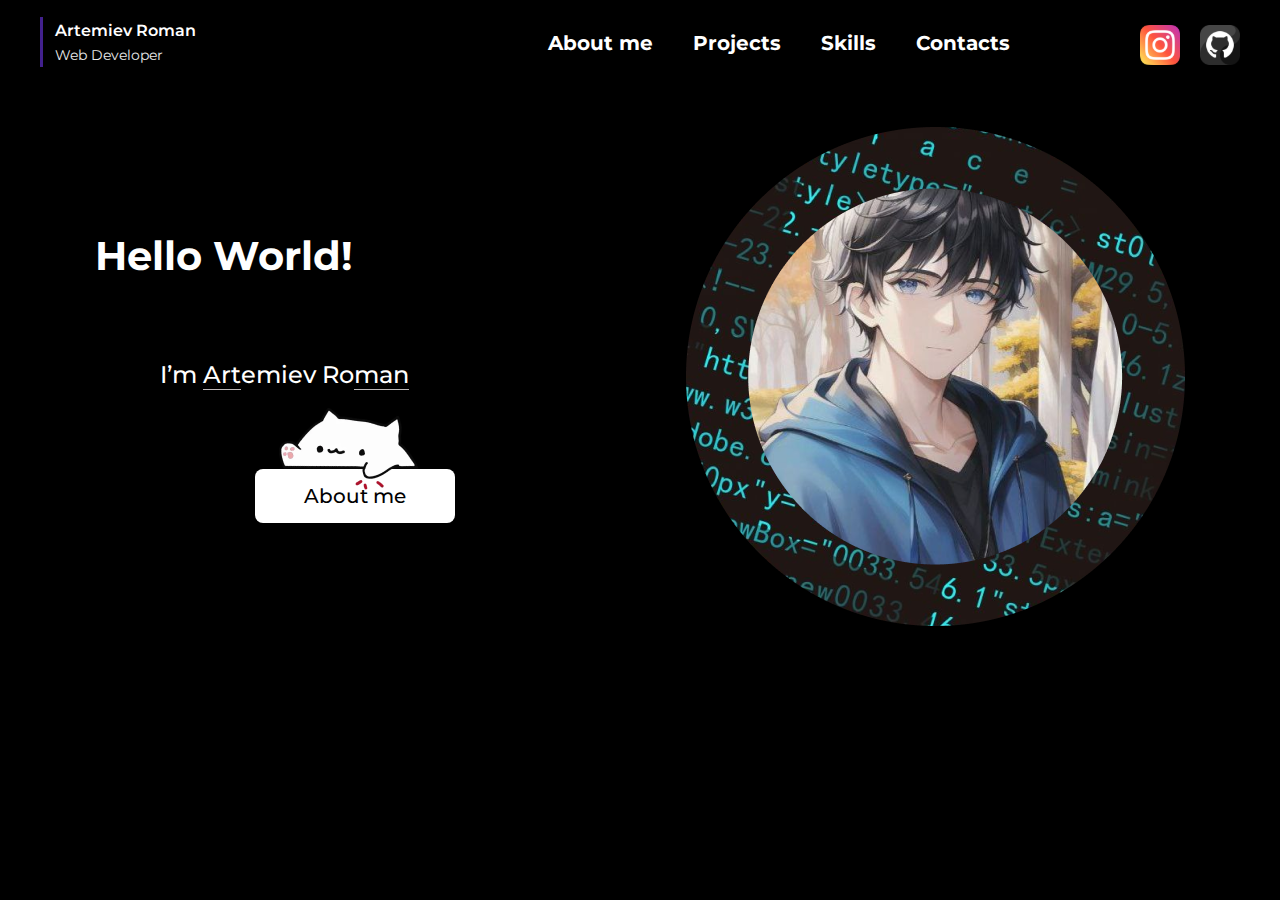
<file: index.html>
<!DOCTYPE html>
<html lang="en">
<head>
    <meta charset="UTF-8">
    <meta http-equiv="X-UA-Compatible" content="IE=edge">
    <meta name="viewport" content="width=device-width, initial-scale=1.0">
    <title>Portfolio</title>
    <link rel="stylesheet" href="./css/style.css">
    <link rel="preconnect" href="https://fonts.googleapis.com">
    <link rel="preconnect" href="https://fonts.gstatic.com" crossorigin>
    <link href="https://fonts.googleapis.com/css2?family=Montserrat:wght@300;400;500;600;700&display=swap" rel="stylesheet">
    <link rel="icon" href="./img/Png/portfolio-logo.png">
</head>
<body>

    <!--Header Start -->

    <!-- <nav class="navbar">
        <div class="container">
            <div class="navbar__wrap">
                <div class="hamb">
                    <div class="hamb__field" id="hamb">
                        <span class="bar"></span> <span class="bar"></span>
                        <span class="bar"></span>
                    </div>
                </div>
                <ul class="menu" id="menu">
                    <li><a class="header__link" href="#">About me</a></li>
                    <li><a class="header__link" href="#">WHAT TO EXPECT</a></li>
                    <li><a class="header__link" href="#">REVIEWS</a></li>
                    <li><a class="header__link" href="#">COMPANY</a></li>
                    <li><a class="header__link" href="#">1-877-559-6227</a></li>
                    <li><a class="header__link" href="#">GET MY BONUS OFFER</a></li>
                </ul>
            </div>
        </div>
    </nav>
      <div class="popup" id="popup"></div> -->

    <header class="header">
        
        <div class="wrapper">
            <div class="header-wrapper">
                <div class="me">
                    <div class="header-logo-icons">
                        <img src="./img/Svg/header-ico.svg" alt="" class="header-logo-ico">
                    </div>
                    <div class="name-surname-position">
                        <p class="name">Artemiev Roman</p>
                        <p class="position">Web Developer</p>
                    </div>
                </div>

                <nav class="header__nav">
                    <ul class="header__list">
                        <li class="header__item">
                            <a href="./About/about-me.html" class="header__link">About me</a>
                        </li>
                        <li class="header__item">
                            <a href="./Project/projects.html" class="header__link">Projects</a>
                        </li>
                        <li class="header-item header__item ">
                            <a href="./Skill/skill.html" class="header__link">Skills</a>
                        </li>
                        <li class="header__item">
                            <a href="./Contact/contact-me.html" class="header__link">Contacts</a>
                        </li>
                        <li class="header-instagram">
                            <a href="https://instagram.com/roman.artemiev?igshid=YmMyMTA2M2Y=" target="_blank" class="instagram">
                                <img src="./img/Svg/instagram.svg" alt="instagram" class="instagram-ico">
                            </a>
                        </li>
                        <li class="header-github">
                            <a href="https://github.com/RomZez1595" target="_blank" class="github">
                                <img src="./img/Svg/github.svg" alt="github" class="github-ico">
                            </a>
                        </li>
                    </ul>
                </nav>
                

            </div>
            

        </div>
    </header>

    <!-- Header End -->


    <main class="main">

        <!-- Intro Start -->

        <section class="intro">
            <div class="wrapper">
                <div class="container">
    
                    <div class="card-left">
                        <h1 class="intro-title">
                            Hello World!
                        </h1>
                        <p class="intro-name">I’m <span class="art">Art</span>emiev Ro<span class="man">man</span></p>
                        <div class="button">
                            
                             <div class="intro__button">
                                <a href="./About/about-me.html" class="about-me">
                                    <img src="./img/Png/cat-ico.png" alt="" class="cat-ico">
                                </a>
                                
                                <button class="button-about-me">
                                    <a href="./About/about-me.html" class="about-me  ">About me</a>
                                </button>
                            
                            </div>
                        </div>
                    </div>

                    <div class="card-right">
                        <img src="./img/Png/intro-pic.png" alt="intro-pic" class="intro-pic">
                    </div>

                </div>
                
                
            </div>
        </section>

        <!-- Intro End -->
    </main>
    
</body>
</html>
</file>
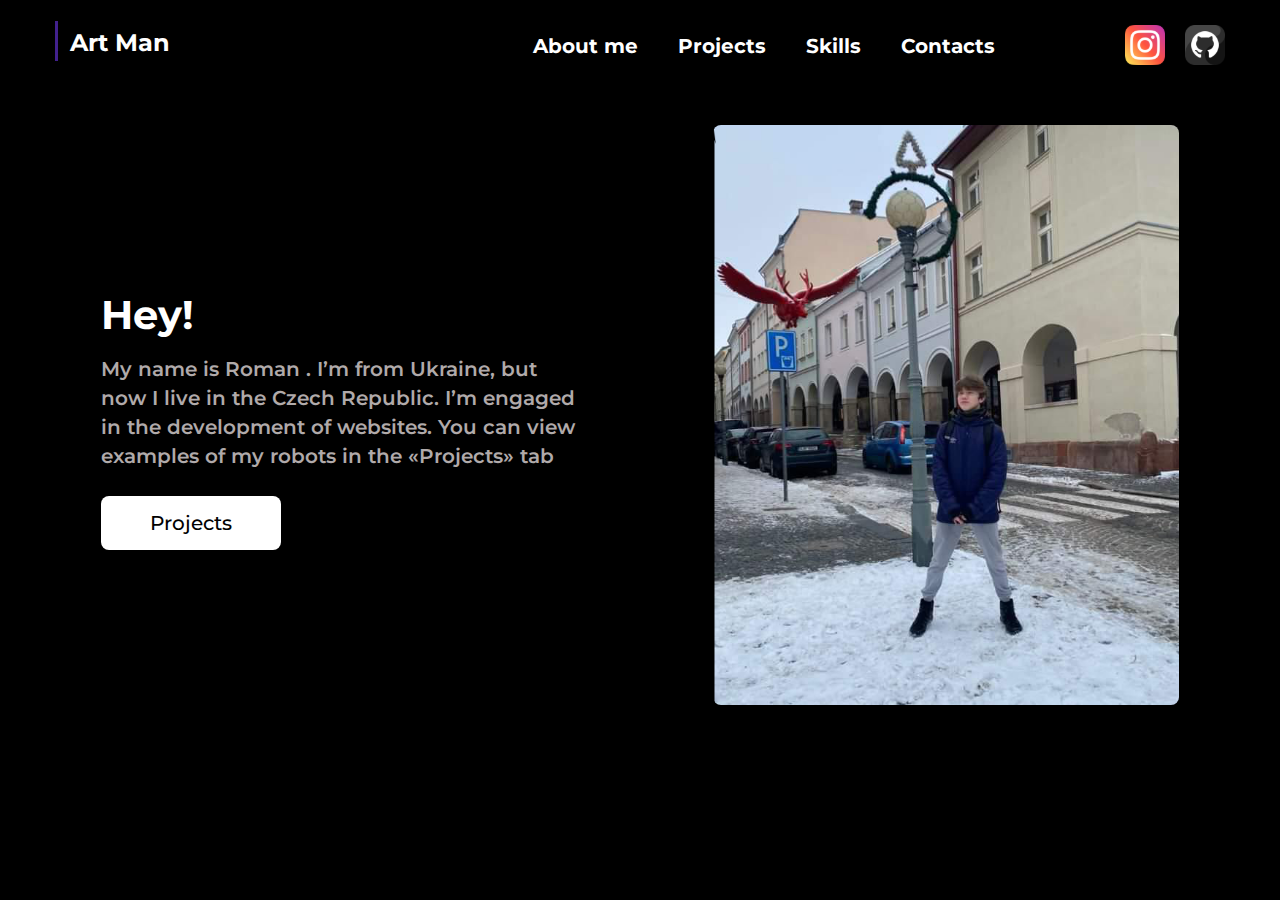
<file: About/about-me.html>
<!DOCTYPE html>
<html lang="en">
<head>
    <meta charset="UTF-8">
    <meta http-equiv="X-UA-Compatible" content="IE=edge">
    <meta name="viewport" content="width=device-width, initial-scale=1.0">
    <title>About me</title>
    <link rel="stylesheet" href="./css/style.css">
    <link rel="stylesheet" href="./">
    <link rel="preconnect" href="https://fonts.googleapis.com">
    <link rel="preconnect" href="https://fonts.gstatic.com" crossorigin>
    <link href="https://fonts.googleapis.com/css2?family=Montserrat:wght@300;400;500;600;700&display=swap" rel="stylesheet">
    <link rel="icon" href="./img/Png/portfolio-logo.png">
</head>
<body>

    <!--Header Start -->

    <header class="header">
        
        <div class="wrapper">
            <div class="header-wrapper">
                <div class="me">
                    <div class="header-logo-icons">
                        <img src="./img/Svg/header-ico-mini.svg" alt="" class="header-logo-ico">
                    </div>
                    <div class="header-logo">
                        <a href="../index.html" class="header__logo-link">
                            <p class="logo-me">Art Man</p>
                        </a>
                        
                    </div>
                </div>

                <nav class="header__nav">
                    
                    <ul class="header__list">
                        <li class="header-item">
                            <a href="#!" class="header__link">About me</a>
                        </li>
                        <li class="header-item">
                            <a href="../Project/projects.html" class="header__link">Projects</a>
                        </li>
                        <li class="header-item">

                            <a href="../Skill/skill.html" class="header__link">Skills</a>

                        </li>
                        <li class="header-item">
                            <a href="../Contact/contact-me.html" class="header__link">Contacts</a>
                        </li>
                        <li class="header-instagram">
                            <a href="https://instagram.com/roman.artemiev?igshid=YmMyMTA2M2Y=" target="_blank" class="instagram">
                                <img src="./img/Svg/instagram.svg" alt="instagram" class="instagram-ico">
                            </a>
                        </li>
                        <li class="header-github">
                            <a href="https://github.com/RomZez1595" target="_blank" class="github">
                                <img src="./img/Svg/github.svg" alt="github" class="github-ico">
                            </a>
                        </li>
                    </ul>
                </nav>
                

            </div>
            

        </div>
    </header>

    <!-- Header End -->

    <main class="main">

        <!-- Intro Start -->

        <section class="intro">
            <div class="wrapper">
                <div class="container">
    
                    <div class="card-left">
                        <h1 class="intro-title">
                            Hey!
                        </h1>
                        <p class="intro-about-me">
                            My name is Roman . I’m from Ukraine, but <br>  now I live in the Czech Republic. I’m  engaged <br> in the development of websites.  You can view <br> examples of my robots in the «Projects» tab
                        </p>

                            <div class="intro__button">
                                <a href="../Project/projects.html" class="project">Projects</a>
                            
                            </div>
                    </div>

                    <div class="card-right">
                        <img src="./img/Jpg/me-pic.png" alt="intro-pic" class="intro-pic">
                    </div>

                </div>
                
                
            </div>
        </section>

        <!-- Intro End -->
    </main>
    

</body>
</html>
</file>
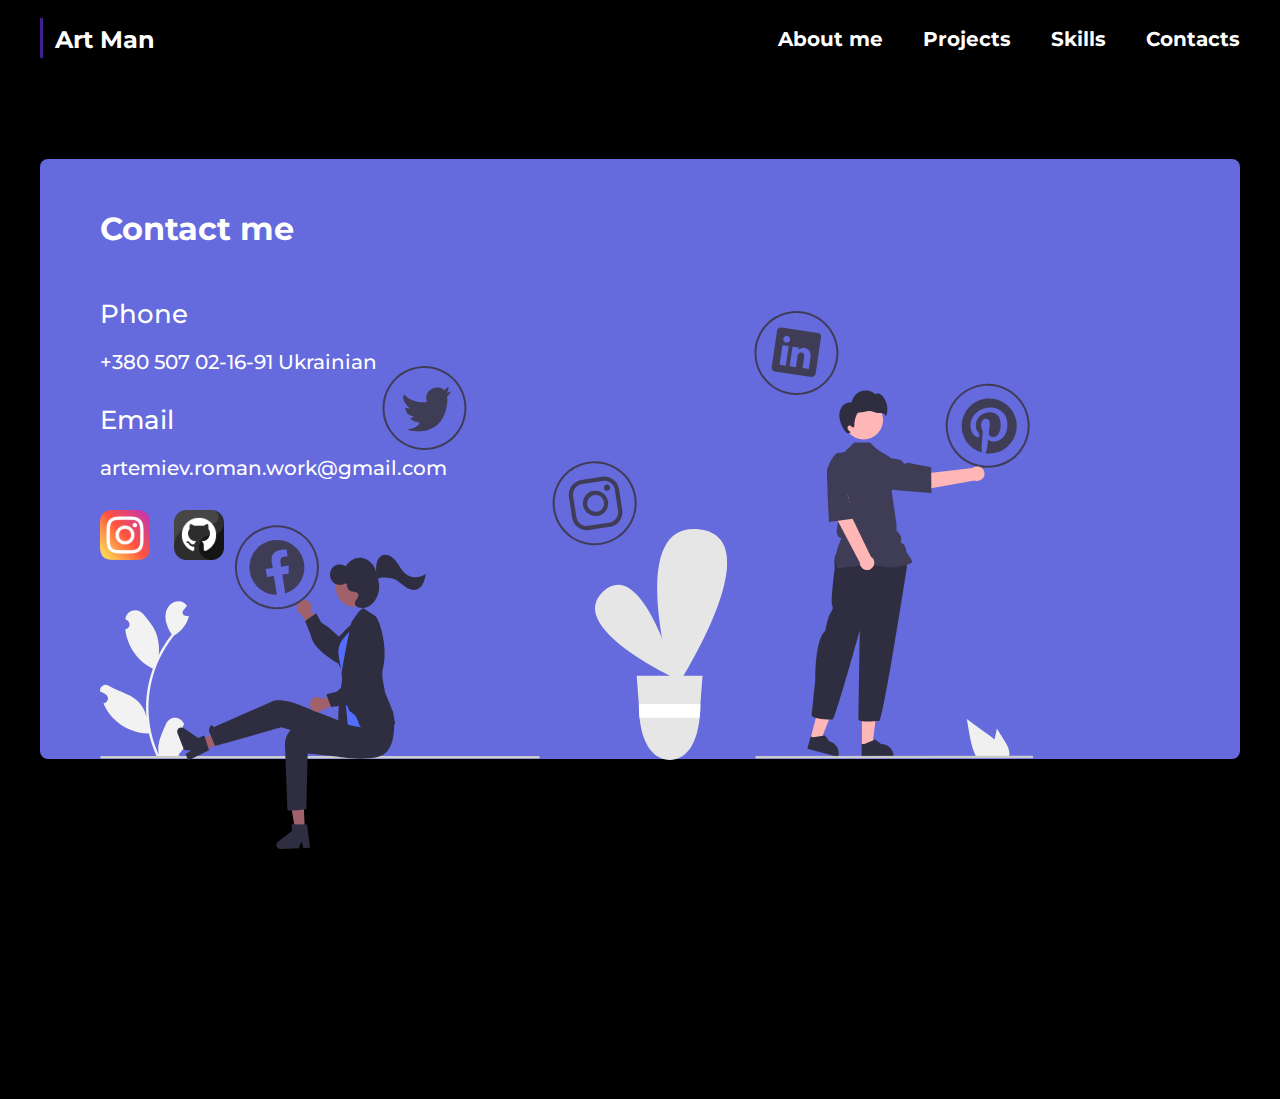
<file: Contact/contact-me.html>
<!DOCTYPE html>
<html lang="en">
<head>
    <meta charset="UTF-8">
    <meta http-equiv="X-UA-Compatible" content="IE=edge">
    <meta name="viewport" content="width=device-width, initial-scale=1.0">
    <title>Contact</title>
    <link rel="stylesheet" href="./css/style.css">
    <link rel="preconnect" href="https://fonts.googleapis.com">
    <link rel="preconnect" href="https://fonts.gstatic.com" crossorigin>
    <link href="https://fonts.googleapis.com/css2?family=Montserrat:wght@300;400;500;600;700&display=swap" rel="stylesheet">
    <link rel="icon" href="./img/Png/portfolio-logo.png">
</head>
<body>

    <!-- Header Start -->

<div class="page">
    <header class="header">
        
        <div class="wrapper">
            <div class="header-wrapper">
                <div class="me">
                    <div class="header-logo-icons">
                        <img src="./img/Svg/header-ico-mini.svg" alt="" class="header-logo-ico">
                    </div>
                    <div class="header-logo">
                        <a href="../index.html" class="header__logo-link">
                            <p class="logo-me">Art Man</p>
                        </a>
                        
                    </div>
                </div>

                <nav class="header__nav">
                    
                    <ul class="header__list">
                        <li class="header-item header-item-li">
                            <a href="../About/about-me.html" class="header__link">About me</a>
                        </li>
                        <li class="header-item header-item-li">
                            <a href="../Project/projects.html" class="header__link ">Projects</a>
                        </li>

                        <li class="header-item dropdown header-item-li">

                            <a href="../Skill/skill.html" class="header__link">Skills</a>

                        </li>
                        <li class="header-item ">
                            <a href="#!" class="header__link">Contacts</a>
                        </li>
                    </ul>
                </nav>
                

            </div>
            

        </div>
    </header>


    <!-- Header End -->
    


    <!-- Intro Start -->

    <section class="intro">
        <div class="wrapper">
            <div class="intro-wrapper">
                <h2 class="intro-contact">
                    Contact me
                </h2>

                <h4 class="intro-sub-title">
                    Phone
                </h4>
                <p class="sub-title">
                    +380 507 02-16-91 Ukrainian
                </p>
                <h4 class="intro-sub-title">
                    Email
                </h4>
                <p class="sub-title">
                    artemiev.roman.work@gmail.com
                </p>

                <div class="social-media-ico">
                    <a href="https://instagram.com/roman.artemiev?igshid=YmMyMTA2M2Y=" target="_blank" class="social-media-link">
                        <img src="./img/Svg/instagram-big.svg" alt="" class="instagram">
                    </a>
                    <a href="https://github.com/RomZez1595" target="_blank" class="social-media-link">
                        <img src="./img/Svg/github-big.svg" alt="" class="github">
                    </a>
                </div>
                <img id="img" src="./img/Svg/contact-pictures.svg" alt="" class="pictures">
            </div>
        </div>
    </section>

    <!-- Intro End -->
    <!-- <script>document.getElementById('img').setAttribute('draggable', false);</script> -->
</div>
</body>
</html>
</file>
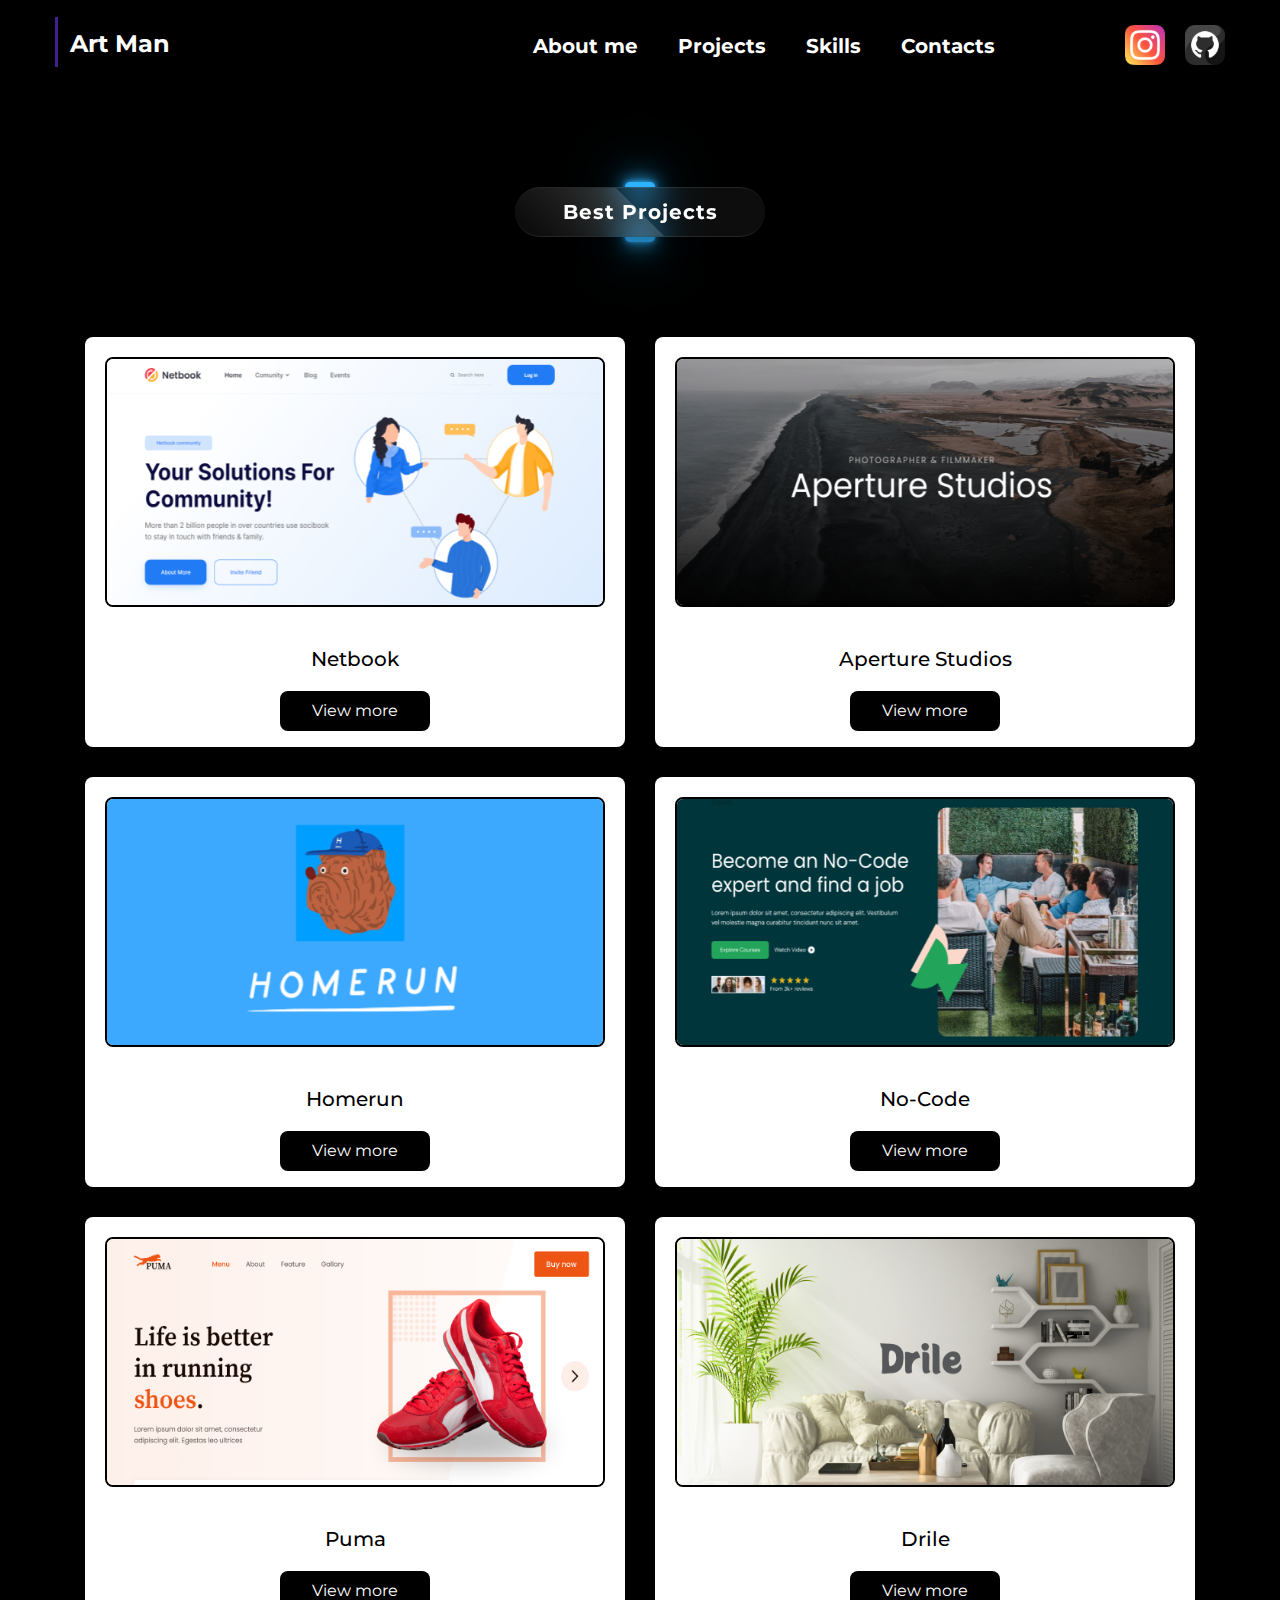
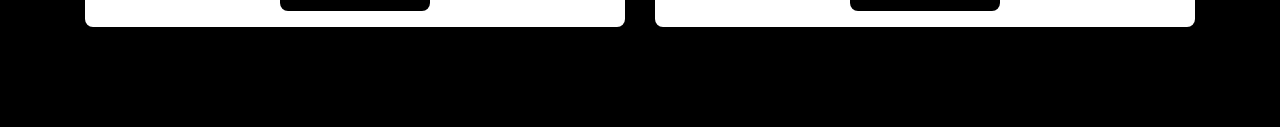
<file: Project/projects.html>
<!DOCTYPE html>
<html lang="en">
<head>
    <meta charset="UTF-8">
    <meta http-equiv="X-UA-Compatible" content="IE=edge">
    <meta name="viewport" content="width=device-width, initial-scale=1.0">
    <title>Projects</title>
    <link rel="stylesheet" href="./css/style.css">
    <link rel="stylesheet" href="./css/style.css">
    <link rel="preconnect" href="https://fonts.googleapis.com">
    <link rel="preconnect" href="https://fonts.gstatic.com" crossorigin>
    <link href="https://fonts.googleapis.com/css2?family=Montserrat:wght@300;400;500;600;700&display=swap" rel="stylesheet">
    <link rel="icon" href="./img/Png/portfolio-logo.png">
</head>
<body>

     <!--Header Start -->

     <header class="header">
        
        <div class="wrapper">
            <div class="header-wrapper">
                <div class="me">
                    <div class="header-logo-icons">
                        <img src="./img/Svg/header-ico.svg" alt="" class="header-logo-ico">
                    </div>
                    <div class="header-logo">
                        <a href="../index.html" class="header__logo-link">
                            <p class="logo-me">Art Man</p>
                        </a>
                        
                    </div>
                </div>

                <nav class="header__nav">
                    
                    <ul class="header__list">
                        <li class="header-item header__item">
                            <a href="../About/about-me.html" class="header__link">About me</a>
                        </li>
                        <li class="header-item header__item">
                            <a href="#!" class="header__link ">Projects</a>
                        </li>
                        <li class="header-item dropdown header__item ">

                            <a href="../Skill/skill.html" class="header__link">Skills</a>

    

                        </li>
                        <li class="header-item header__item">
                            <a href="../Contact/contact-me.html" class="header__link">Contacts</a>
                        </li>
                        <li class="header-instagram">
                            <a href="https://instagram.com/roman.artemiev?igshid=YmMyMTA2M2Y=" target="_blank" class="instagram">
                                <img src="./img/Svg/instagram.svg" alt="instagram" class="instagram-ico">
                            </a>
                        </li>
                        <li class="header-github">
                            <a href="https://github.com/RomZez1595" target="_blank" class="github">
                                <img src="./img/Svg/github.svg" alt="github" class="github-ico">
                            </a>
                        </li>
                    </ul>
                </nav>
                

            </div>
            

        </div>
    </header>

    <!-- Header End -->


    <main class="main">

        <!-- Intro Start -->

        <section class="intro">
            <div class="wrapper">

                <nav class="intro-nav">
                    <ul class="intro-list ">

                        <li class="intro-item intro-item-all">
                            <a href="./projects.html" class="intro-link title-intro">Best Projects</a>
                        </li>

                    </ul>
                </nav>

                <div class="projects">
                    <div class="projects-cards">

                        <div class="project-card-left">
                            <div class="project-pic">
                                <img src="./img/Png/Netbook.png" alt="" class="project-pictures">
                            </div>

                            <h2 class="project-pic-name">
                                Netbook
                            </h2>

                            <div class="view-more">
                                <a href="https://romzez1595.github.io/Netbook/" target="_blank" class="view-more-link">View more</a>
                            </div>
                            
                        </div>

                        <div class="project-card-right">
                            <div class="project-pic">
                                <img src="./img/Png/Aperture-Studios.png" alt="" class="project-pictures">
                            </div>

                            <h2 class="project-pic-name">
                                Aperture Studios
                            </h2>

                            <div class="view-more">
                                <a href="https://romzez1595.github.io/Aperture-Studios/" target="_blank" class="view-more-link">View more</a>
                            </div>

                        </div>

                    </div>

                    <div class="projects-cards">
                        
                        <div class="project-card-left">

                            <div class="project-pic">
                                <img src="./img/Png/Homerun.png"  alt="" class="project-pictures">
                            </div>

                            <h2 class="project-pic-name">
                                Homerun
                            </h2>

                            <div class="view-more">
                                <a href="https://romzez1595.github.io/Homerun/" target="_blank" class="view-more-link">View more</a>
                            </div>

                        </div>

                        <div class="project-card-right">

                            <div class="project-pic">
                                <img src="./img/Png/No-code.png" alt="" class="project-pictures">
                            </div>

                            <h2 class="project-pic-name">
                                No-Code
                            </h2>

                            <div class="view-more">
                                <a href="https://romzez1595.github.io/No-Code/" target="_blank" class="view-more-link">View more</a>
                            </div>

                        </div>

                    </div>

                    <div class="projects-cards">
                        
                        <div class="project-card-left">

                            <div class="project-pic">
                                <img src="./img/Png/puma.png" alt="" class="project-pictures">
                            </div>

                            <h2 class="project-pic-name">
                                Puma
                            </h2>

                            <div class="view-more">
                                <a href="https://romzez1595.github.io/Puma/" target="_blank" class="view-more-link">View more</a>
                            </div>

                        </div>

                        <div class="project-card-right">

                            <div class="project-pic">
                                <img src="./img/Png/Drile1.png" alt="" class="project-pictures">
                            </div>

                            <h2 class="project-pic-name">
                                Drile
                            </h2>

                            <div class="view-more">
                                <a href="https://romzez1595.github.io/Drile/" target="_blank" class="view-more-link">View more</a>
                            </div>

                        </div>

                    </div>
                </div>

            </div>
        </section>

        <!-- Intro End -->

    </main>
    
</body>
</html>
</file>
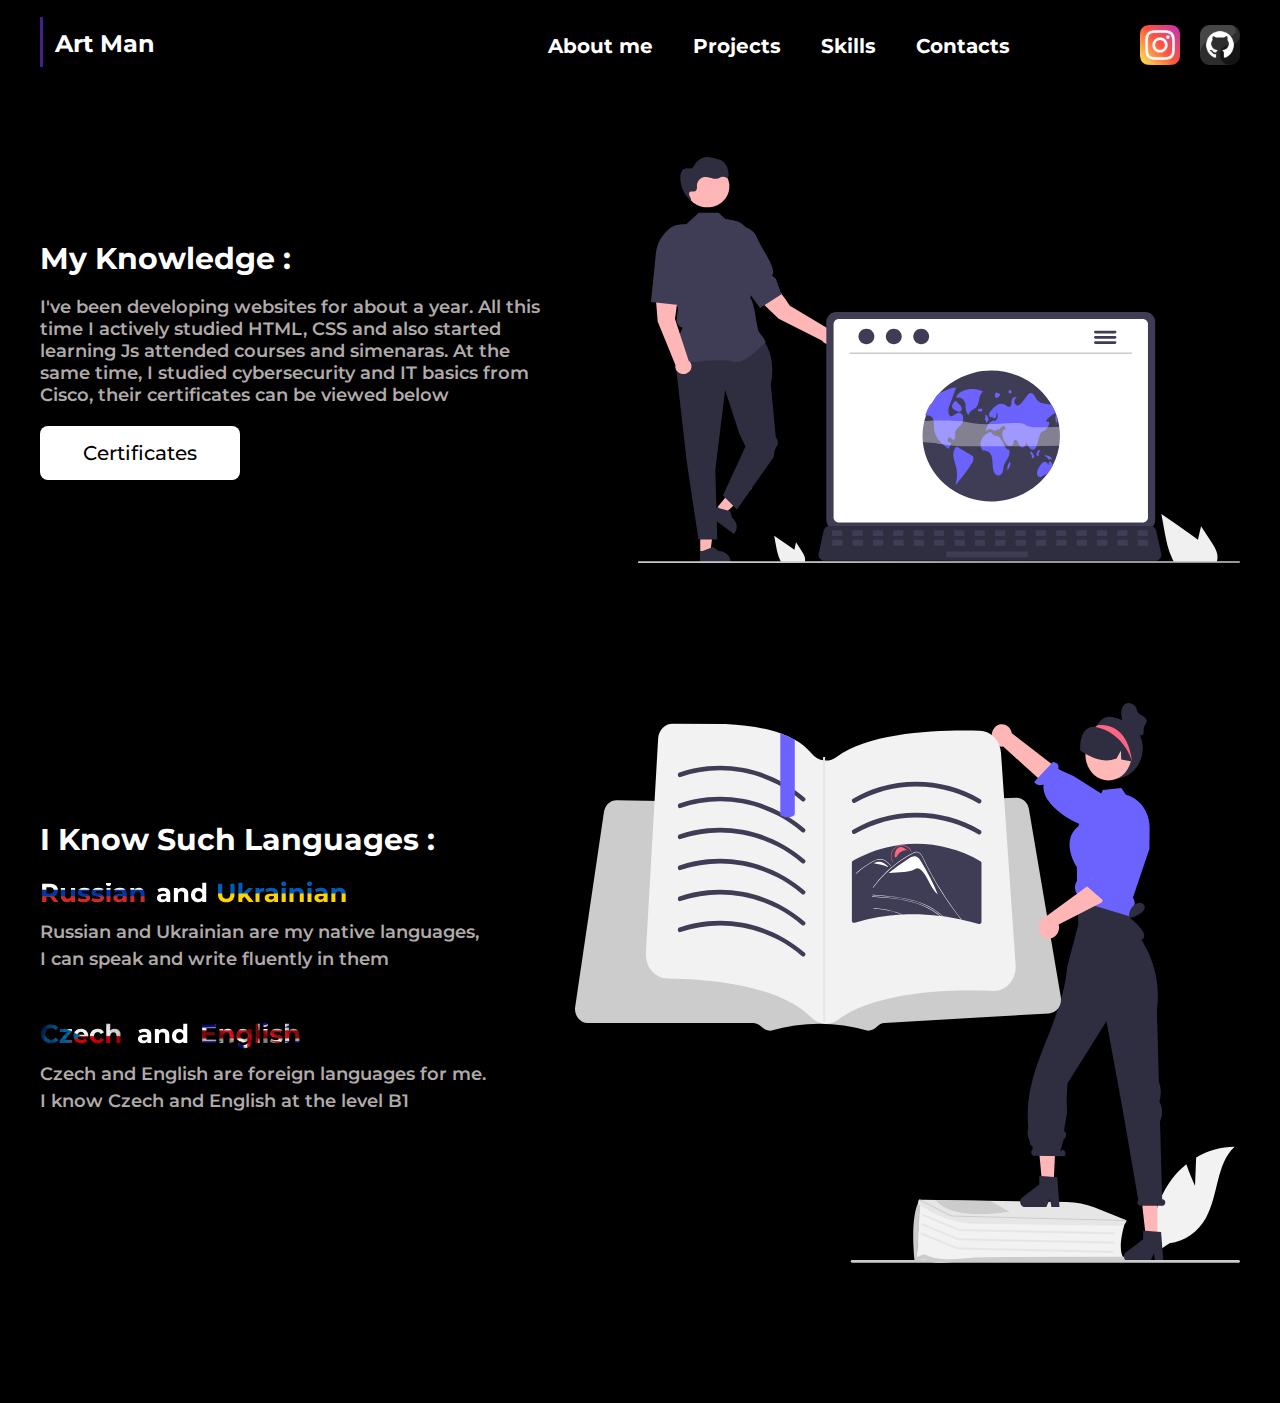
<file: Skill/skill.html>
<!DOCTYPE html>
<html lang="en">
<head>
    <meta charset="UTF-8">
    <meta http-equiv="X-UA-Compatible" content="IE=edge">
    <meta name="viewport" content="width=device-width, initial-scale=1.0">
    <title>Skill</title>
    <link rel="stylesheet" href="./css/style.css">
    <link rel="preconnect" href="https://fonts.googleapis.com">
    <link rel="preconnect" href="https://fonts.gstatic.com" crossorigin>
    <link href="https://fonts.googleapis.com/css2?family=MonteCarlo&display=swap" rel="stylesheet">
    <link rel="preconnect" href="https://fonts.googleapis.com">
    <link rel="preconnect" href="https://fonts.gstatic.com" crossorigin>
    <link href="https://fonts.googleapis.com/css2?family=Montserrat:wght@300;400;500;600;700&display=swap" rel="stylesheet">
    <link rel="icon" href="./img/Png/portfolio-logo.png">
</head>
<body>

     <!--Header Start -->

     <header class="header">
        
        <div class="wrapper">
            <div class="header-wrapper">
                <div class="me">
                    <div class="header-logo-icons">
                        <img src="./img/Svg/header-ico.svg" alt="" class="header-logo-ico">
                    </div>
                    <div class="header-logo">
                        <a href="../index.html" class="header__logo-link">
                            <p class="logo-me">Art Man</p>
                        </a>
                        
                    </div>
                </div>

                <nav class="header__nav">
                    
                    <ul class="header__list">
                        <li class="header-item">
                            <a href="../About/about-me.html" class="header__link">About me</a>
                        </li>
                        <li class="header-item">
                            <a href="../Project/projects.html" class="header__link ">Projects</a>
                        </li>

                        <li class="header-item dropdown ">

                            <a href="#!" class="header__link">Skills</a>

                        </li>

                        <li class="header-item">
                            <a href="../Contact/contact-me.html" class="header__link">Contacts</a>
                        </li>
                        <li class="header-instagram">
                            <a href="https://instagram.com/roman.artemiev?igshid=YmMyMTA2M2Y=" target="_blank" class="instagram">
                                <img src="./img/Svg/instagram.svg" alt="instagram" class="instagram-ico">
                            </a>
                        </li>
                        <li class="header-github">
                            <a href="https://github.com/RomZez1595" target="_blank" class="github">
                                <img src="./img/Svg/github.svg" alt="github" class="github-ico">
                            </a>
                        </li>
                    </ul>
                </nav>
                

            </div>
            

        </div>
    </header>

    <!-- Header End -->

    <!-- Knowledge Start -->

    <section class="knowledge">
        <div class="wrapper">

            <div class="knowledge__card">

                <div class="knowledge__card__left">
                    <h2 class="knowledge__title">
                        My Knowledge :
                    </h2>
                    <p class="knowledge__subtitle">
                        I've been developing websites for about a year. All this <br> time I actively studied HTML, CSS  and also started <br> learning Js attended courses and simenaras. At the <br> same time, I studied cybersecurity and IT basics from <br> Cisco, their certificates  can be viewed below  
                    </p>
                    <div class="buttons">
                        <a href="https://drive.google.com/drive/folders/1_ENBhX7JK7qglpdhs_2poY2GjFYmWtym?usp=sharing" target="_blank" class="button__first">Certificates</a>
                        <!-- <p class="or">
                            or
                        </p>
                        <a href="#!" class="button__two">Languages</a> -->
                    </div>
                    
                </div>
                <div class="knowledge__card__right">
                    <img src="./img/Svg/knowledge.svg" alt="" class="knowledge__pic">
                </div>

            </div>

        </div>
    </section>


    <!-- Knowledge End -->



    <!-- Languages Start -->

    <section class="languages">
        <div class="wrapper">
            
            <div class="languages__card">

                <div class="languages__card__left">
                    <h2 class="languages__title">
                        I Know Such Languages :
                    </h2>
                    <img src="./img/Png/russian-ukraine.png" alt="" class="languages__name">
                    <p class="language__subtitle1">
                        Russian and Ukrainian are my native languages, <br> I can speak and write fluently in them
                    </p>
                    <img src="./img/Png/czech-english.png" alt="" class="languages__name">
                    <p class="languages__subtitle2">
                        Czech and English are foreign languages ​for me. <br> I know Czech and English at the level B1
                    </p>
                    
                </div>

                <div class="languages__card__right">
                    <img src="./img/Svg/languages.svg" alt="" class="languages__pic">
                </div>

            </div>

        </div>
    </section>


    <!-- Languages End -->

    
</body>
</html>
</file>
<file: css/style.css>
*{
	padding: 0;
	margin: 0;
	border: 0;
}
*,*:before,*:after{
	-moz-box-sizing: border-box;
	-webkit-box-sizing: border-box;
	box-sizing: border-box;
}
:focus,:active{outline: none;}
a:focus,a:active{outline: none;}

nav,footer,header,aside{display: block;}

html,body{
	height: 100%;
	width: 100%;
	font-size: 100%;
	line-height: 1;
	font-size: 14px;
	-ms-text-size-adjust: 100%;
	-moz-text-size-adjust: 100%;
	-webkit-text-size-adjust: 100%;
}
input,button,textarea{font-family:inherit;}

input::-ms-clear{display: none;}
button{cursor: pointer;}
button::-moz-focus-inner {padding:0;border:0;}
a, a:visited{text-decoration: none;}
a:hover{text-decoration: none;}
ul li{list-style: none;}
img{vertical-align: top;}

h1,h2,h3,h4,h5,h6{font-size:inherit;font-weight: 400;}


body{
    font-family: 'Montserrat', sans-serif;
    font-style: normal;
    font-weight: 400;
    background: #000;
    color: #FFFFFF;
}

.wrapper{
    width: 1200px;
    margin: 0 auto;
}

a {
    text-decoration: none;
    position: relative;
}

/* Header Style Start */

.header{
    padding-bottom: 60px;
}

.header-wrapper{
    display: flex;
    justify-content: space-between;
}

.header__me, .me{
    display: flex;
}

.header-logo-icons{
    padding-right: 12px;
    padding-top: 17px;
}

.name{
    font-style: normal;
    font-weight: 600;
    font-size: 16px;
    line-height: 24px;
    padding-top: 19px;
}

.position{
    font-weight: 400;
    font-size: 14px;
    line-height: 24px;
    color: #EBEBEB;
}

.header__list{
    display: flex;
    justify-content: space-between;
    align-items: center;
}

.header__item{
    padding-top: 20px;
    padding-right: 40px;
}

.sub-menu-link{
    font-weight: 600;
    font-size: 16px;
    line-height: 20px;
    color: #FFFFFF;
}

.header__item a::before{
    content: "";
    bottom: 0;
    left: 0;
    position: absolute;
    width: 0%;
    height: 2px;
    background-color: #dddddd;
    transition: 0.2s;
}

.header__item a:hover:before {
    width: 40%;
}

.dropdown {
    position: relative;
    display: inline-block;
}

.dropdown-content a::before{
    content: "";
    bottom: 0;
    left: 0;
    position: absolute;
    width: 0%;
    height: 2px;
    background-color: #dddddd;
    transition: 0.2s;
}

.dropdown-content a:hover:before {
    width: 30%;
}

.dropdown-content {
    display: none;
    position: absolute;
    background-color: #ffffff00;
    min-width: 160px;
    box-shadow: 0px 8px 16px 0px rgba(0, 0, 0, 0.2);
    z-index: 1;
}

.dropdown-content a {
    color: rgb(255, 255, 255);
    padding: 12px 16px 2px 0;
    text-decoration: none;
    display: block;
}

.dropdown-content a:hover {background-color: rgba(221, 221, 221, 0);}

.dropdown:hover .dropdown-content {display: block;}

.dropdown:hover .dropbtn {background-color: #3e8e41;}

.header__link{
    font-weight: 700;
    font-size: 20px;
    line-height: 24px;
    color: #FFFFFF;
}

.header__link:focus, .header__link:hover{
    opacity: 0.7;
}

.header-instagram{
    padding-right: 20px;
    padding-left: 90px;
    text-align: center;
}

.header-github, .header-instagram{
    padding-top: 25px;
}

/* Header Style End */



/* Intro Style Start */

.intro{
    padding-bottom: 80px;
}

.container{
    display: flex;
    justify-content: space-around;
    align-items: center;
}

.card-left{
    padding-right: 120px;
}

.intro-title{
    font-weight: 700;
    font-size: 40px;
    line-height: 49px;
    color: #FFFFFF;
    padding-bottom: 80px;
}

.intro-name{
    font-weight: 500;
    font-size: 24px;
    line-height: 29px;
    color: #FFFFFF;
    padding-bottom: 80px;
    padding-left: 65px;
}

.art, .man{
    padding-top: 5px;
    border-bottom: 1px solid #BDB9B9;
}

.cat-ico{
    position: absolute;
    bottom: -28px;
}

.button{
    padding-left: 160px;
}

.button-about-me{
    width: 200px;
    height: 54px;
    padding: 15px 49px;
    background: #FFFFFF;
    border-radius: 8px;
}

.about-me{
    position: relative;
    text-align: center;
    font-weight: 500;
    font-size: 20px;
    line-height: 24px;
    color: #000000;
}
.button-about-me:hover{
    transition: 0.3s;
    background: #dbdada; 
}
    

/* Intro Style End */



@media screen and (max-width:1024px) {
    .wrapper{
        max-width: 999px;
        margin: 0 auto;
        padding: 0 15px;
    }
    .header{
        padding-bottom: 40px;
    }    
    .header__link{
        font-weight: 700;
        font-size: 18px;
        line-height: 24px;
        color: #FFFFFF;
    }
    .header__item{
        padding-right: 35px;
    }
    .sub-menu-link{
        font-size: 16px;
    }
    .header-instagram{
        padding-left: 140px;
    }
    .intro-title{
        font-size: 36px;
        line-height: 45px;
        padding-bottom: 40px;
    }
    .intro-name{
        font-size: 24px;
        line-height: 29px;
        padding-bottom: 80px;
        padding-left: 65px;
    }
    
    .button-about-me{
        width: 200px;
        height: 50px;
        padding: 15px 49px;
    }
    .intro-pic{
        max-width: 87%;
    }

}

@media screen and (max-width:768px){
    .wrapper{
        max-width: 743px;
        margin: 0 auto;
        padding: 0 15px;
    }
}
</file>
<file: About/css/style.css>
*{
	padding: 0;
	margin: 0;
	border: 0;
}
*,*:before,*:after{
	-moz-box-sizing: border-box;
	-webkit-box-sizing: border-box;
	box-sizing: border-box;
}
:focus,:active{outline: none;}
a:focus,a:active{outline: none;}

nav,footer,header,aside{display: block;}

html,body{
	height: 100%;
	width: 100%;
	font-size: 100%;
	line-height: 1;
	font-size: 14px;
	-ms-text-size-adjust: 100%;
	-moz-text-size-adjust: 100%;
	-webkit-text-size-adjust: 100%;
}
input,button,textarea{font-family:inherit;}

input::-ms-clear{display: none;}
button{cursor: pointer;}
button::-moz-focus-inner {padding:0;border:0;}
a, a:visited{text-decoration: none;}
a:hover{text-decoration: none;}
ul li{list-style: none;}
img{vertical-align: top;}

h1,h2,h3,h4,h5,h6{font-size:inherit;font-weight: 400;}


body{
    font-family: 'Montserrat', sans-serif;
    font-style: normal;
    font-weight: 400;
    background: #000;
    color: #FFFFFF;
}

.wrapper{
    width: 1200px;
    padding: 0 15px;
    margin: 0 auto;
}

a {
    text-decoration: none;
    position: relative;
}

img{
    max-width: 100%;
    height: auto;
}

/* Header Style Start */

.header{
    padding-bottom: 60px;
}

.header-wrapper{
    display: flex;
    justify-content: space-between;
}

.header__me, .me{
    display: flex;
    align-items: center;
}

.header-logo-icons{
    padding-right: 12px;
    padding-top: 17px;
}

.logo-me{
    padding-top: 20px;
    font-weight: 700;
    font-size: 24px;
    line-height: 39px;
    color: #FFFFFF;
}

.logo-me:hover, .logo-me:focus{
    opacity: 0.7;
}

.header__list{
    display: flex;
    justify-content: space-between;
    align-items: center;
}

.header-item{
    padding-top: 27px;
    padding-right: 40px;
}

.header-item a::before{
    content: "";
    bottom: 0;
    left: 0;
    position: absolute;
    width: 0%;
    height: 2px;
    background-color: #dddddd;
    transition: 0.2s;
}

.header-item a:hover:before {
    width: 40%;
}

.header__link{
    font-weight: 700;
    font-size: 20px;
    line-height: 24px;
    color: #FFFFFF;
}

.header__link:hover, .sub-menu-link:hover{
    opacity: 0.7;
}

.header-item{
    display: inline-block;
    padding-top: 27px;
    padding-right: 40px; 
}

.sub-menu-link{
    font-weight: 600;
    font-size: 16px;
    line-height: 20px;
    color: #FFFFFF;
}

.dropdown {
    position: relative;
    display: inline-block;
}

.dropdown-content a::before{
    content: "";
    bottom: 0;
    left: 0;
    position: absolute;
    width: 0%;
    height: 2px;
    background-color: #dddddd;
    transition: 0.2s;
}

.dropdown-content a:hover:before {
    width: 30%;
}

.dropdown-content {
    display: none;
    position: absolute;
    background-color: #00000073;
    min-width: 160px;
    box-shadow: 0px 8px 16px 0px rgba(0, 0, 0, 0.2);
    z-index: 1;
}

.dropdown-content a {
    color: rgb(255, 255, 255);
    padding: 12px 16px 2px 0;
    text-decoration: none;
    display: block;
}

.dropdown-content a:hover {background-color: rgba(221, 221, 221, 0);}

.dropdown:hover .dropdown-content {display: block;}

.dropdown:hover .dropbtn {background-color: #3e8e41;}


.header-title{
    align-items: center;
    font-weight: 700;
    font-size: 20px;
    line-height: 29px;
    color: #FFFFFF;
    border-bottom: 1px solid #686666 ;
}

.header-instagram{
    padding-right: 20px;
    padding-left: 90px;
    text-align: center;
}

.header-github, .header-instagram{
    padding-top: 25px;
}

/* Header Style End */



/* Intro Style Start */

.container{
    display: flex;
    justify-content: space-around;
    align-items: center;
}

.card-left{
    padding-right: 45px;
}

.intro-title{
    font-weight: 700;
    font-size: 40px;
    line-height: 40px;
    color: #FFFFFF;
    padding-bottom: 20px;
}

.intro-about-me{
    font-weight: 600;
    font-size: 20px;
    line-height: 29px;
    color: #B0AAAA;
    padding-bottom: 40px;
}

/* .button-about-me{
    width: 200px;
    height: 54px;
    padding: 15px 49px;
    background: #FFFFFF;
    border-radius: 8px;
} */

.project{
    font-weight: 500;
    font-size: 20px;
    line-height: 24px;
    color: #000000;
    width: 200px;
    height: 54px;
    padding: 15px 49px;
    background: #FFFFFF;
    border-radius: 8px;
}

.project:hover{
    transition: 0.4s;
    background: #c0bebe; 
}

.intro-pic{
    border-radius: 8px;
    max-height: 580px;
}

/* Intro Style End */

@media screen and (max-width:1024px) {
    .wrapper{
        width: 999px;
        padding: 0 15px;
        margin: 0 auto;
    }
    .header{
        padding-bottom: 40px;
    }    
    .header__link{
        font-weight: 700;
        font-size: 18px;
        line-height: 24px;
        color: #FFFFFF;
    }
    .header__item{
        padding-right: 35px;
    }
    .sub-menu-link{
        font-size: 16px;
    }
    .header-instagram{
        padding-left: 140px;
    }
    .intro-title{
        font-size: 36px;
        padding-bottom: 20px;
    }
    .intro-about-me{
        font-size: 18px;
        padding-bottom: 40px;
    }
    .intro-pic{
        max-width: 80%;
    }
}
</file>
<file: Contact/css/style.css>
*{
	padding: 0;
	margin: 0;
	border: 0;
}
*,*:before,*:after{
	-moz-box-sizing: border-box;
	-webkit-box-sizing: border-box;
	box-sizing: border-box;
}
:focus,:active{outline: none;}
a:focus,a:active{outline: none;}

nav,footer,header,aside{display: block;}

html,body{
	height: 100%;
	width: 100%;
	font-size: 100%;
	line-height: 1;
	font-size: 14px;
	-ms-text-size-adjust: 100%;
	-moz-text-size-adjust: 100%;
	-webkit-text-size-adjust: 100%;
}
input,button,textarea{font-family:inherit;}

input::-ms-clear{display: none;}
button{cursor: pointer;}
button::-moz-focus-inner {padding:0;border:0;}
a, a:visited{text-decoration: none;}
a:hover{text-decoration: none;}
ul li{list-style: none;}
img{vertical-align: top;}

h1,h2,h3,h4,h5,h6{font-size:inherit;font-weight: 400;}

body{
    font-family: 'Montserrat', sans-serif;
    font-style: normal;
    font-weight: 400;
    background: #000;
    color: #FFFFFF;
}

.wrapper{
    width: 1200px;
    margin: 0 auto;
}

a {
    text-decoration: none;
    position: relative;
}

/* Header Style Start */

.header{
    padding-bottom: 100px;
}

.header-wrapper{
    display: flex;
    justify-content: space-between;
}

.header__me, .me{
    display: flex;
    align-items: center;
}

.header-logo-icons{
    padding-right: 12px;
    padding-top: 17px;
}

.logo-me{
    padding-top: 20px;
    font-weight: 700;
    font-size: 24px;
    line-height: 39px;
    color: #FFFFFF;
}

.logo-me:hover, .logo-me:focus{
    opacity: 0.7;
}

.header__list{
    display: flex;
    justify-content: space-between;
    align-items: center;
}

.header-item-li{
    padding-right: 40px;
}

.header-item a::before{
    content: "";
    bottom: 0;
    left: 0;
    position: absolute;
    width: 0%;
    height: 2px;
    background-color: #dddddd;
    transition: 0.2s;
}

.header-item a:hover:before {
    width: 50%;
}

.header-item{
    display: inline-block;
    padding-top: 27px;
}

.sub-menu-link{
    font-weight: 600;
    font-size: 16px;
    line-height: 20px;
    color: #FFFFFF;
}

.dropdown {
    position: relative;
    display: inline-block;
}

.dropdown-content a::before{
    content: "";
    bottom: 0;
    left: 0;
    position: absolute;
    width: 0%;
    height: 2px;
    background-color: #dddddd;
    transition: 0.2s;
}

.dropdown-content a:hover:before {
    width: 30%;
}

.dropdown-content {
    display: none;
    position: absolute;
    background-color: #00000052;
    min-width: 160px;
    box-shadow: 0px 8px 16px 0px rgba(0, 0, 0, 0.2);
    z-index: 1;
}

.dropdown-content a {
    color: rgb(255, 255, 255);
    padding: 12px 16px 2px 0;
    text-decoration: none;
    display: block;
}

.dropdown-content a:hover {background-color: rgba(221, 221, 221, 0);}

.dropdown:hover .dropdown-content {display: block;}

.dropdown:hover .dropbtn {background-color: #3e8e4100;}

.header__link{
    font-weight: 700;
    font-size: 20px;
    line-height: 24px;
    color: #FFFFFF;
}

.header__link:hover{
    opacity: 0.7;
}

.header-title{
    align-items: center;
    font-weight: 700;
    font-size: 20px;
    line-height: 29px;
    color: #FFFFFF;
    border-bottom: 1px solid #686666 ;
}

.header-instagram{
    padding-right: 20px;
    padding-left: 90px;
    text-align: center;
}

.header-github, .header-instagram{
    padding-top: 25px;
}

/* Header Style End */



/* Intro Styles Start */

.intro-wrapper{
    height: 600px;
    background: #656ADD;
    border-radius: 8px;
    padding-top: 50px;
    padding-left: 60px;
    /* background-image: url(../Portfolio/img/Svg/contact-pictures.svg)  ;
    background-size: contain;
    background-position: 0px 100px;
    background-repeat: no-repeat; */
    /* background-size: 800px 600px; */
}

.intro-contact{
    font-weight: 700;
    font-size: 32px;
    line-height: 39px;
    color: #FFFFFF;
    padding-bottom: 50px;
}

.intro-sub-title{
    font-weight: 500;
    font-size: 26px;
    line-height: 32px;
    color: #FFFFFF;
    padding-bottom: 20px;
}

.sub-title{
    font-weight: 500;
    font-size: 20px;
    line-height: 24px;
    color: #FFFFFF;
    padding-bottom: 30px;
    position: relative;
    z-index: 999;
}

.instagram{
    padding-right: 20px;
    position: relative;
    z-index: 999;
}
.github{
    position: relative;
    z-index: 999;
}

.pictures{
    position: relative;
    bottom: 249px;
    z-index: 0;

}

/* Intro Styles End */
</file>
<file: Project/css/style.css>
*{
	padding: 0;
	margin: 0;
	border: 0;
}
*,*:before,*:after{
	-moz-box-sizing: border-box;
	-webkit-box-sizing: border-box;
	box-sizing: border-box;
}
:focus,:active{outline: none;}
a:focus,a:active{outline: none;}

nav,footer,header,aside{display: block;}

html,body{
	height: 100%;
	width: 100%;
	font-size: 100%;
	line-height: 1;
	font-size: 14px;
	-ms-text-size-adjust: 100%;
	-moz-text-size-adjust: 100%;
	-webkit-text-size-adjust: 100%;
}
input,button,textarea{font-family:inherit;}

input::-ms-clear{display: none;}
button{cursor: pointer;}
button::-moz-focus-inner {padding:0;border:0;}
a, a:visited{text-decoration: none;}
a:hover{text-decoration: none;}
ul li{list-style: none;}
img{vertical-align: top;}

h1,h2,h3,h4,h5,h6{font-size:inherit;font-weight: 400;}


body{
    font-family: 'Montserrat', sans-serif;
    font-style: normal;
    font-weight: 400;
    background: #000;
    color: #FFFFFF;
}

.wrapper{
    max-width: 1200px;
    margin: 0 auto;
    padding: 0 15px;
}

a {
    text-decoration: none;
    position: relative;
}

/* Header Style Start */

.header{
    padding-bottom: 120px;
}

.header-wrapper{
    display: flex;
    justify-content: space-between;
}

.header__me, .me{
    display: flex;
    align-items: center;
}

.header-logo-icons{
    padding-right: 12px;
    padding-top: 17px;
}

.logo-me{
    padding-top: 20px;
    font-weight: 700;
    font-size: 24px;
    line-height: 39px;
    color: #FFFFFF;
}

.logo-me:hover, .logo-me:focus{
    opacity: 0.7;
}


.header__list{
    display: flex;
    justify-content: space-between;
    align-items: center;
}

.header__item{
    padding-top: 27px;
    padding-right: 40px;
}

.header-item a::before{
    content: "";
    bottom: 0;
    left: 0;
    position: absolute;
    width: 0%;
    height: 2px;
    background-color: #dddddd;
    transition: 0.2s;
}

.header-item a:hover:before {
    width: 40%;
}

.sub-menu-link{
    font-weight: 600;
    font-size: 16px;
    line-height: 20px;
    color: #FFFFFF;
}

.dropdown {
    position: relative;
    display: inline-block;
}

.dropdown-content a::before{
    content: "";
    bottom: 0;
    left: 0;
    position: absolute;
    width: 0%;
    height: 2px;
    background-color: #dddddd;
    transition: 0.2s;
}

.dropdown-content a:hover:before {
    width: 30%;
}

.dropdown-content {
    display: none;
    position: absolute;
    background-color: #ffffff00;
    min-width: 160px;
    box-shadow: 0px 8px 16px 0px rgba(0, 0, 0, 0.2);
    z-index: 1;
}

.dropdown-content a {
    color: rgb(255, 255, 255);
    padding: 12px 16px 2px 0;
    text-decoration: none;
    display: block;
}

.dropdown-content a:hover {background-color: rgba(221, 221, 221, 0);}

.dropdown:hover .dropdown-content {display: block;}

.dropdown:hover .dropbtn {background-color: #000000;}


.header__link{
    font-weight: 700;
    font-size: 20px;
    line-height: 24px;
    color: #FFFFFF;
}

.header__link:hover, .sub-menu-link:hover{
    opacity: 0.7;
}

/* .header-title{
    align-items: center;
    font-weight: 700;
    font-size: 20px;
    line-height: 29px;
    color: #FFFFFF;
    border-bottom: 1px solid #686666 ;
} */

.header-instagram{
    padding-right: 20px;
    padding-left: 90px;
    text-align: center;
}

.header-github, .header-instagram{
    padding-top: 25px;
}

/* Header Style End */


/* Intro Style Start */


.intro-nav{
    padding-bottom: 70px;
}

.intro-list{
    display: flex;
    justify-content: center;
}

.intro-list {
	max-width: 1200px;
	display: flex;
	flex-wrap: wrap;
	justify-content: space-around;
}

.intro-list .intro-item-all {
	position: relative;
	top: 0;
	left: 0;
	width: 250px;
	height: 50px;
	margin: 0;
	display: flex;
	justify-content: center;
	align-items: center;
}

.intro-list .intro-item-all a {
	position: absolute;
	top: 0;
	left: 0;
	width: 100%;
	height: 100%;
	display: flex;
	justify-content: center;
	align-items: center;
	background: rgba(255, 255, 255, 0.05);
	box-shadow: 0 15px 15px rgba(0, 0, 0, 0.3);
	border-bottom: 1px solid rgba(255, 255, 255, 0.1);
	border-top: 1px solid rgba(255, 255, 255, 0.1);
	border-radius: 30px;
	padding: 10px;
	letter-spacing: 1px;
	text-decoration: none;
	overflow: hidden;
	color: #fff;
	font-weight: 400px;
	z-index: 1;
	transition: 0.5s;
	backdrop-filter: blur(15px);
}

.intro-list .intro-item-all:hover a {
	letter-spacing: 3px;
}
.intro-list .intro-item-all a::before {
	content: "";
	position: absolute;
	top: 0;
	left: 0;
	width: 50%;
	height: 100%;
	background: linear-gradient(to left, rgba(255, 255, 255, 0.15), transparent);
	transform: skewX(45deg) translate(0);
	transition: 0.5s;
	filter: blur(0px);
}
.intro-list .intro-item-all:hover a::before {
	transform: skewX(45deg) translate(200px);
}
.intro-list .intro-item-all::before {
	content: "";
	position: absolute;
	left: 50%;
	transform: translatex(-50%);
	bottom: -5px;
	width: 30px;
	height: 10px;
	background: #f00;
	border-radius: 10px;
	transition: 0.5s;
	transition-delay: 0.5;
}
.intro-list .intro-item-all:hover::before /*lightup button*/ {
	bottom: 0;
	height: 50%;
	width: 80%;
	border-radius: 30px;
}

.intro-list .intro-item-all::after {
	content: "";
	position: absolute;
	left: 50%;
	transform: translatex(-50%);
	top: -5px;
	width: 30px;
	height: 10px;
	background: #f00;
	border-radius: 10px;
	transition: 0.5s;
	transition-delay: 0.5;
}
.intro-list .intro-item-all:hover::after /*lightup button*/ {
	top: 0;
	height: 50%;
	width: 80%;
	border-radius: 30px;
}

.intro-list .intro-item-all:nth-child(1)::before, /* 2*/
.intro-list .intro-item-all:nth-child(1)::after {
	background: #2db2ff;
	box-shadow: 0 0 5px #2db2ff, 0 0 15px #2db2ff, 0 0 30px #2db2ff,
		0 0 60px #2db2ff;
}

/* .intro-item, .intro-item-d{
    padding-right: 20px;
} */

.intro-link{
    font-weight: 700;
    font-size: 16px;
    line-height: 24px;
    color: #FFFFFF;
}

.title-intro{
    font-weight: 700;
    font-size: 20px;
    line-height: 29px;
    color: #FFFFFF;
    border-bottom: 1px solid #686666;
}

.projects{
    position: relative;
    padding-bottom: 100px;
}

.projects-cards{
    padding-top: 30px;
    display: flex;
    justify-content: center;
     /* display: grid;
    grid-template-columns: repeat(2, 1fr);
    grid-column-gap: 30px;
    padding-top: 30px; */
}

.project-card-left{
    height: 410px;
    width: 540px;
    background: #FFFFFF;
    border-radius: 8px;
    margin-right: 30px;
}

.project-card-right{
    height: 410px;
    width: 540px;
    background: #FFFFFF;
    border-radius: 8px;
}

.project-pic{
    padding: 20px;
}

.project-pictures{
    width: 500px;
    height: 250px;
    border-radius: 8px;
    border: solid 2px #000;
}

.project-pic-name{
    font-weight: 500;
    font-size: 20px;
    line-height: 24px;
    color: #000000;
    text-align: center;
    padding-top: 20px;
}

.view-more-link{
    width: 150px;
    height: 40px;
    font-size: 16px;
    line-height: 20px;
    color: #FFFFFF;
    background: #000000;
    border-radius: 8px;
    display: flex;
    justify-content: center;
    align-items: center;
    margin: 0 auto;
    margin-top: 20px;
}

.view-more-link:hover{
    opacity: 0.9;
    transition: 0.3s;
}


/* Intro Style End */

@media screen and (max-width:1024px) {
    
}
</file>
<file: Skill/css/style.css>
*{
	padding: 0;
	margin: 0;
	border: 0;
}
*,*:before,*:after{
	-moz-box-sizing: border-box;
	-webkit-box-sizing: border-box;
	box-sizing: border-box;
}
:focus,:active{outline: none;}
a:focus,a:active{outline: none;}

nav,footer,header,aside{display: block;}

html,body{
	height: 100%;
	width: 100%;
	font-size: 100%;
	line-height: 1;
	font-size: 14px;
	-ms-text-size-adjust: 100%;
	-moz-text-size-adjust: 100%;
	-webkit-text-size-adjust: 100%;
}
input,button,textarea{font-family:inherit;}

input::-ms-clear{display: none;}
button{cursor: pointer;}
button::-moz-focus-inner {padding:0;border:0;}
a, a:visited{text-decoration: none;}
a:hover{text-decoration: none;}
ul li{list-style: none;}
img{vertical-align: top;}

h1,h2,h3,h4,h5,h6{font-size:inherit;font-weight: 400;}

body{
    font-family: 'Montserrat', sans-serif;
    font-style: normal;
    font-weight: 400;
    background: #000;
    color: #FFFFFF;
}

.wrapper{
    width: 1200px;
    margin: 0 auto;
}

a {
    text-decoration: none;
    position: relative;
}


/* Header Style Start */

.header{
    padding-bottom: 90px;
}

.header-wrapper{
    display: flex;
    justify-content: space-between;
}

.header__me, .me{
    display: flex;
    align-items: center;
}

.header-logo-icons{
    padding-right: 12px;
    padding-top: 17px;
}

.logo-me{
    padding-top: 20px;
    font-weight: 700;
    font-size: 24px;
    line-height: 39px;
    color: #FFFFFF;
}

.logo-me:hover, .logo-me:focus{
    opacity: 0.7;
}

.header__list{
    display: flex;
    justify-content: space-between;
    align-items: center;
}

.header-item{
    padding-top: 27px;
    padding-right: 40px;
}

.header-item a::before{
    content: "";
    bottom: 0;
    left: 0;
    position: absolute;
    width: 0%;
    height: 2px;
    background-color: #dddddd;
    transition: 0.2s;
}

.header-item a:hover:before {
    width: 40%;
}

.header-item{
    display: inline-block;
    padding-top: 27px;
    padding-right: 40px; 
}

.sub-menu-link{
    font-weight: 600;
    font-size: 16px;
    line-height: 20px;
    color: #FFFFFF;
}

.dropdown {
    position: relative;
    display: inline-block;
}

.dropdown-content a::before{
    content: "";
    bottom: 0;
    left: 0;
    position: absolute;
    width: 0%;
    height: 2px;
    background-color: #dddddd;
    transition: 0.2s;
}

.dropdown-content a:hover:before {
    width: 30%;
}

.dropdown-content {
    display: none;
    position: absolute;
    background-color: #ffffff00;
    min-width: 160px;
    box-shadow: 0px 8px 16px 0px rgba(0, 0, 0, 0.2);
    z-index: 1;
}

.dropdown-content a {
    color: rgb(255, 255, 255);
    padding: 12px 16px 2px 0;
    text-decoration: none;
    display: block;
}

.dropdown-content a:hover {background-color: rgba(221, 221, 221, 0);}

.dropdown:hover .dropdown-content {display: block;}

.dropdown:hover .dropbtn {background-color: #3e8e41;}

.header__link{
    font-weight: 700;
    font-size: 20px;
    line-height: 24px;
    color: #FFFFFF;
}

.header__link:hover, .sub-menu-link:hover{
    opacity: 0.7;
}

.header-title{
    align-items: center;
    font-weight: 700;
    font-size: 20px;
    line-height: 29px;
    color: #FFFFFF;
    border-bottom: 1px solid #686666 ;
}

.header-instagram{
    padding-right: 20px;
    padding-left: 90px;
    text-align: center;
}

.header-github, .header-instagram{
    padding-top: 25px;
}

/* Header Style End */



/* Knowledge Style Start */

.knowledge{
    padding-bottom: 140px;
}

.knowledge__card{
    display: grid;
    grid-template-columns: repeat(2, 1fr);
    align-items: center;
    grid-column-gap: 30px;
}

.knowledge__title{
    font-family: 'Montserrat';
    font-weight: 700;
    font-size: 30px;
    line-height: 35px;
    color: #FFFFFF;
    padding-bottom: 20px;
}

.knowledge__subtitle{
    font-family: 'Montserrat';
    font-style: normal;
    font-weight: 600;
    font-size: 18px;
    line-height: 22px;
    color: #B0AAAA;
    padding-bottom: 20px;
}

.buttons{
    display: flex;
    align-items: center;
}

.button__first{
    width: 200px;
    height: 54px;
    display: flex;
    align-items: center;
    justify-content: center;
    background: #FFFFFF;
    border-radius: 8px;
    font-weight: 500;
    font-size: 20px;
    line-height: 24px;
    color: #000000;
    margin-right: 16px;
    transition: 0.9s;
}

.button__first:hover, .button__two:hover{
    background: #c9c9c9;
    transition: 0.4s;
    transform: scale(1.05);
}

.or{
    font-family: 'MonteCarlo';
    font-weight: 400;
    font-size: 40px;
    line-height: 68px;
    color: #9A9A9A; 
    padding-bottom: 5px;  
}

.button__two{
    width: 200px;
    height: 54px;
    display: flex;
    align-items: center;
    justify-content: center;
    background: #FFFFFF;
    border-radius: 8px;
    font-weight: 500;
    font-size: 20px;
    line-height: 24px;
    color: #000000;
    margin-left: 18px;
}


/* Knowledge Style End */



/* Languages Style Start */

.languages{
    padding-bottom: 140px;
}

.languages__card{
    display: grid;
    grid-template-columns: repeat(2, 1fr);
    align-items: center;
}

.languages__title{
    font-family: 'Montserrat';
    font-style: normal;
    font-weight: 700;
    font-size: 30px;
    line-height: 35px;
    color: #FFFFFF;
    padding-bottom: 20px;
}

.language__subtitle1{
    font-family: 'Montserrat';
    font-style: normal;
    font-weight: 600;
    font-size: 18px;
    line-height: 27px;
    color: #B0AAAA;
    padding-top: 10px;
    padding-bottom: 40px;
}

.languages__subtitle2{
    font-family: 'Montserrat';
    font-style: normal;
    font-weight: 600;
    font-size: 18px;
    line-height: 27px;
    color: #B0AAAA;
    padding-top: 7px;
    padding-bottom: 30px;
}



/* Languages Style End */



/* Certificates Style  End */

.certificates__card{
    display: grid;
    grid-template-columns: repeat(2, 1fr);
    align-items: center;
}

.certificates__title{
    font-family: 'Montserrat';
    font-style: normal;
    font-weight: 700;
    font-size: 30px;
    line-height: 35px;
    color: #FFFFFF;
    padding-bottom: 20px;
}

.certificates__subtitle{
    font-family: 'Montserrat';
    font-style: normal;
    font-weight: 600;
    font-size: 18px;
    line-height: 27px;
    color: #B0AAAA;
    padding-top: 10px;
    padding-bottom: 40px;
}

/* Certificates Style  Start */
</file>
